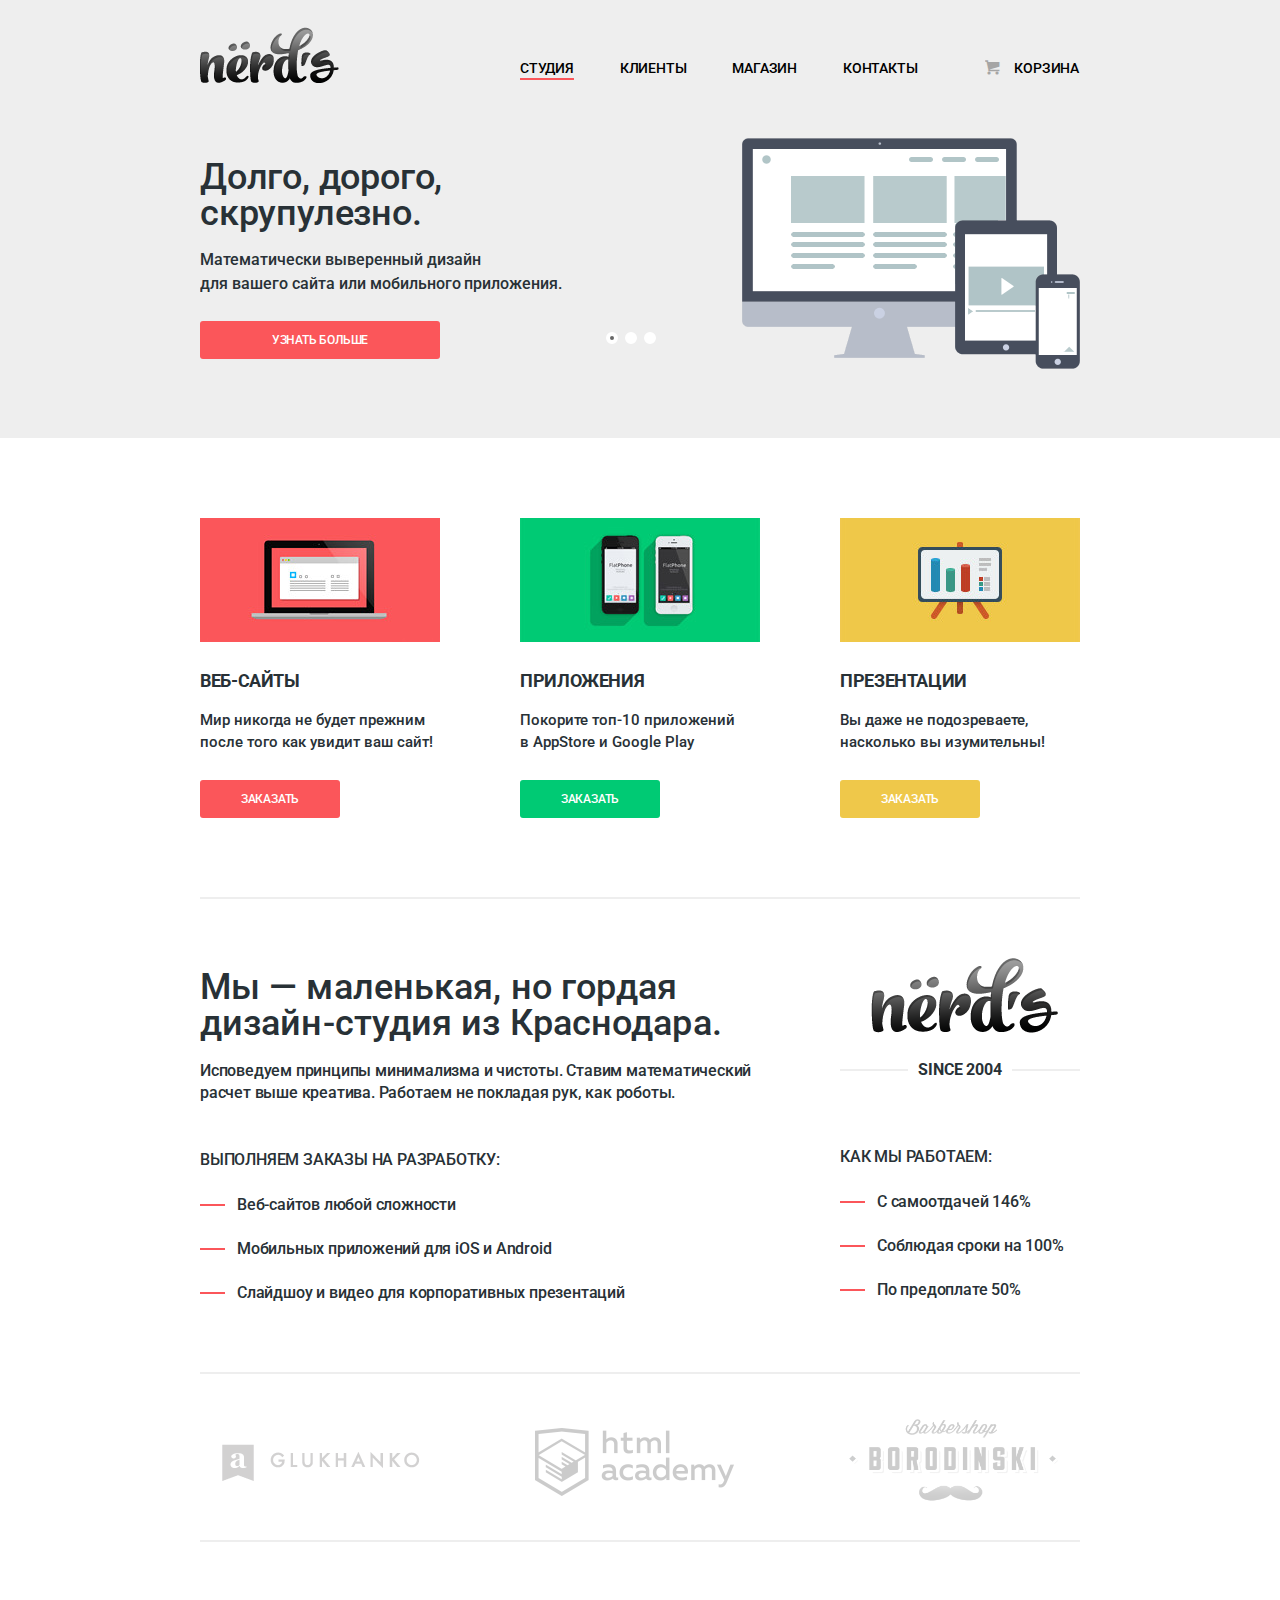
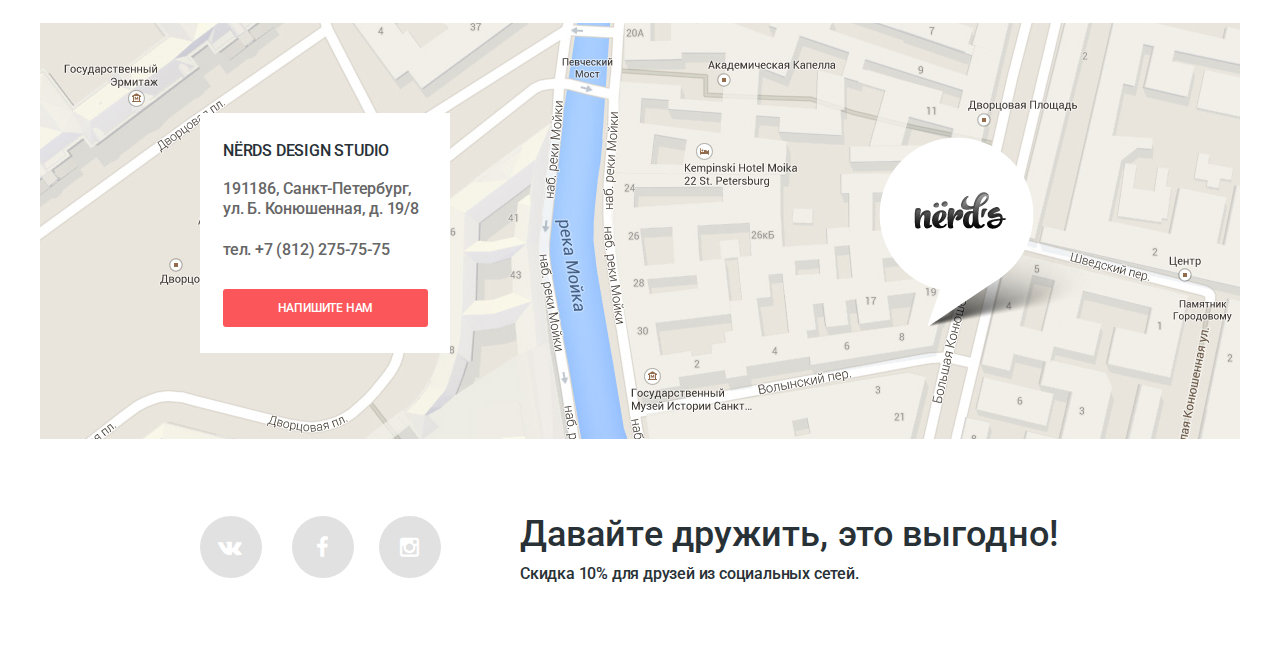
<file: index.html>
<!DOCTYPE html>
<html lang="ru">
<head>
	<meta charset="UTF-8">
	<title>Nёrds - главная</title>
	<link href="https://fonts.googleapis.com/css?family=Roboto:300,400,500,700,300&amp;subset=cyrillic" rel="stylesheet type="text/css">
	<link rel="stylesheet" href="css/symbols-nerds.css">
	<link rel="stylesheet" href="css/stylesheet.css">
	<link rel="stylesheet" href="css/normalize.css">
	<link rel="shortcut icon" href="favicon.ico" type="image/vnd.microsoft.icon">
</head>

<body>
<!-- HEADER -->
	<header class="page-header">
		<div class="header-container clearfix">
			<a href="index.html" class="index-logo">Nёrds</a>
			<nav class="site-navigation">
				<ul class="main-menu">
					<li class="active"><span>студия</span>
					</li>
					<li><a href="#">клиенты</a></li>
					<li><a href="catalog.html">магазин</a></li>
					<li><a href="#">контакты</a></li>
					<li><a href="#" class="icon-basket">корзина</a></li>
				</ul>
			</nav>
		</div>
<!-- MAIN -->
	
<!-- SLIDER -->
<section class="slider-container">
	<!-- <div class="slider-switcher"> -->
		<input type="radio" id="switch-1" name="switch" checked>
		<input type="radio" id="switch-2" name="switch">
		<input type="radio" id="switch-3" name="switch">
		<div class="slider-controls">
			<label for="switch-1"></label>
			<label for="switch-2"></label>
			<label for="switch-3"></label>	
		</div>		
	<section class="slider-inner">
		<div class="slider-slides">
<!-- SLIDE-1 -->
			<div class="slider-slide-1">
			<aside class="slider-left-column">
					<h2>Долго, дорого, скрупулезно.</h2>
					<p>Математически выверенный дизайн <br>для вашего сайта или мобильного приложения.</p>
					<a href="#" class="btn btn-more">узнать больше</a>
				</aside>
				
					<figure class="slider-sl1">
						<img src="img/slider01.png" width="339" height="319" alt="Долго, дорого, скрупулезно">
					</figure>
				
			</div>	
			<!-- SLIDE-2 -->
			<div class="slider-slide-2">
				<aside class="slider-left-column">
					<h2>Любите ли вы математику, как любим ее мы?</h2>
					<p>Нашим дизайнерам мы удаляем нейроны, ответственные за креатив, чтобы дать им возможность все просчитать</p>
					<a href="#" class="btn btn-more">узнать больше</a>
				</aside>
				<section class="viewport">
					<figure class="slider-sl2">
						<img src="img/slider02.png" width="339" height="319" alt="Долго, дорого, скрупулезно">
					</figure>
				</section>
			</div>
			<!-- SLIDE-3 -->
			<div class="slider-slide-3">
				<aside class="slider-left-column">
					<h2>Только наркотики, только хардкор!</h2>
					<p>Все дизайнерские решения в нашей компании принимаются только под воздействием качественных галлюциногенов</p>
					<a href="#" class="btn btn-more">узнать больше</a>
				</aside>
				<section class="viewport">
					<figure class="slider-sl3">
						<img src="img/slider03.png" width="339" height="319" alt="Долго, дорого, скрупулезно">
					</figure>
				</section>
			</div>
		</div>
	</section>
</section>
</header>	
		<!-- SERVICES -->
	<main class="main-container clearfix">	
		<section class="services">
			<div class="offers sites">
				<img src="img/sites.jpg" width="240" height="124" alt="Веб-сайты">
				<h3>веб-сайты</h3>
				<p>Мир никогда не будет прежним после того как увидит ваш сайт!</p>
				<a class="btn btn-red" href="#">заказать</a>
			</div>
			<div class="offers apps">
				<img src="img/apps.jpg" width="240" height="124" alt="приложения">
				<h3>приложения</h3>
				<p>Покорите топ-10 приложений</br> в AppStore и Google Play</p>
				<a class="btn btn-green" href="#">заказать</a>
			</div>
			<div class="offers presents">
				<img src="img/presents.jpg" width="240" height="124" alt="презентации">
				<h3>презентации</h3>
				<p>Вы даже не подозреваете, насколько вы изумительны!</p>
				<a class="btn btn-yellow" href="#">заказать</a>
			</div>
		</section>
		<section class="promo clearfix">
			<div class="promo-left">
				<h2>Мы — маленькая, но гордая дизайн-студия из Краснодара.</h2>
				<p>Исповедуем принципы минимализма и чистоты. Ставим математический расчет выше креатива. Работаем не покладая рук, как роботы.</p>
				<span class="title">Выполняем заказы на разработку:</span>
				<ul class="promo-list">
					<li>Веб-сайтов любой сложности</li>
					<li>Мобильных приложений для iOS и Android</li>
					<li>Слайдшоу и видео для корпоративных презентаций</li>
				</ul>
			</div>
			<div class="promo-right">
				<div class="main-logo"></div>
				<div class="since">
					<b>since 2004</b>
				</div>
				<span class="title">КАК Мы работаем:</span>
				<ul class="promo-list">
					<li>С самоотдачей 146%</li>
					<li>Соблюдая сроки на 100%</li>
					<li>По предоплате 50%</li>
				</ul>
			</div>
		</section>
		<section class="partners">
			<a href="#"><img src="img/glukhanko.png" width="198" height="37" alt="glukhanko"></a>
			<a href="#"><img src="img/htmlacademy.png" width="199" height="68" alt="html academy"></a>
			<a href="#"><img src="img/borodinski.png" width="209" height="86" alt="borodinski"></a>
		</section>
	</main>	
		<section class="google-map">
			<div class="contact-us">
				<h2>NЁRDS DESIGN STUDIO</h2>
				<p class="address">191186, Санкт-Петербург, ул. Б. Конюшенная, д. 19/8</p>
				<span class="phone">тел. +7 (812) 275-75-75</span>
				<a href="#" class="btn btn-contact">напишите нам</a>
			</div>
			<div class="map-marker"></div>
		</section>

		<!-- FOOTER -->
	<footer class="site-footer">
		<div class="footer-container clearfix">
			<div class="social">
				<a class="icon-vk" href="#"></a>
				<a class="icon-facebook" href="#"></a>
				<a class="icon-instagramm" href="#"></a>
			</div>
			<div class="footer-slogan">
				<h2>Давайте дружить, это выгодно!</h2>
				<span class="discount">Скидка 10% для друзей из социальных сетей.</span>
			</div>
		</div>
	</footer>
		<!-- MODAL FORM -->
	<div class="modal-content-form">
		<button class="modal-content-close" type="button" title="Закрыть">Закрыть</button>
		<form class="contact-form"action="#" method="post">
			<div class="user-data">
				<div class="feedback-name">
					<label for="name-id">Ваше имя</label>	
					<input type="text" name="form-name" id="name-id" placeholder="представьтесь, пожалуйста" required="">
				</div>
				<div class="feedback-email">
					<label for="email-id">Ваш e-mail</label>	
					<input type="email" name="form-email" id="email-id" placeholder="для отправки ответа" required="">
				</div>
			</div>
			<div class="feedback-textarea">
				<label for="textarea">Текст письма</label>	
				<textarea name="text" id="textarea" rows="7">в свободной форме</textarea>
			</div>
			<button class="btn-submit" type="submit">отправить</button>
		</form>
	</div>
	<script>document.write('<script src="http://' + (location.host || 'localhost').split(':')[0] + ':35729/livereload.js?snipver=1"></' + 'script>')</script>
	<script src="js/modal.js"></script>
</body>
</html>
</file>
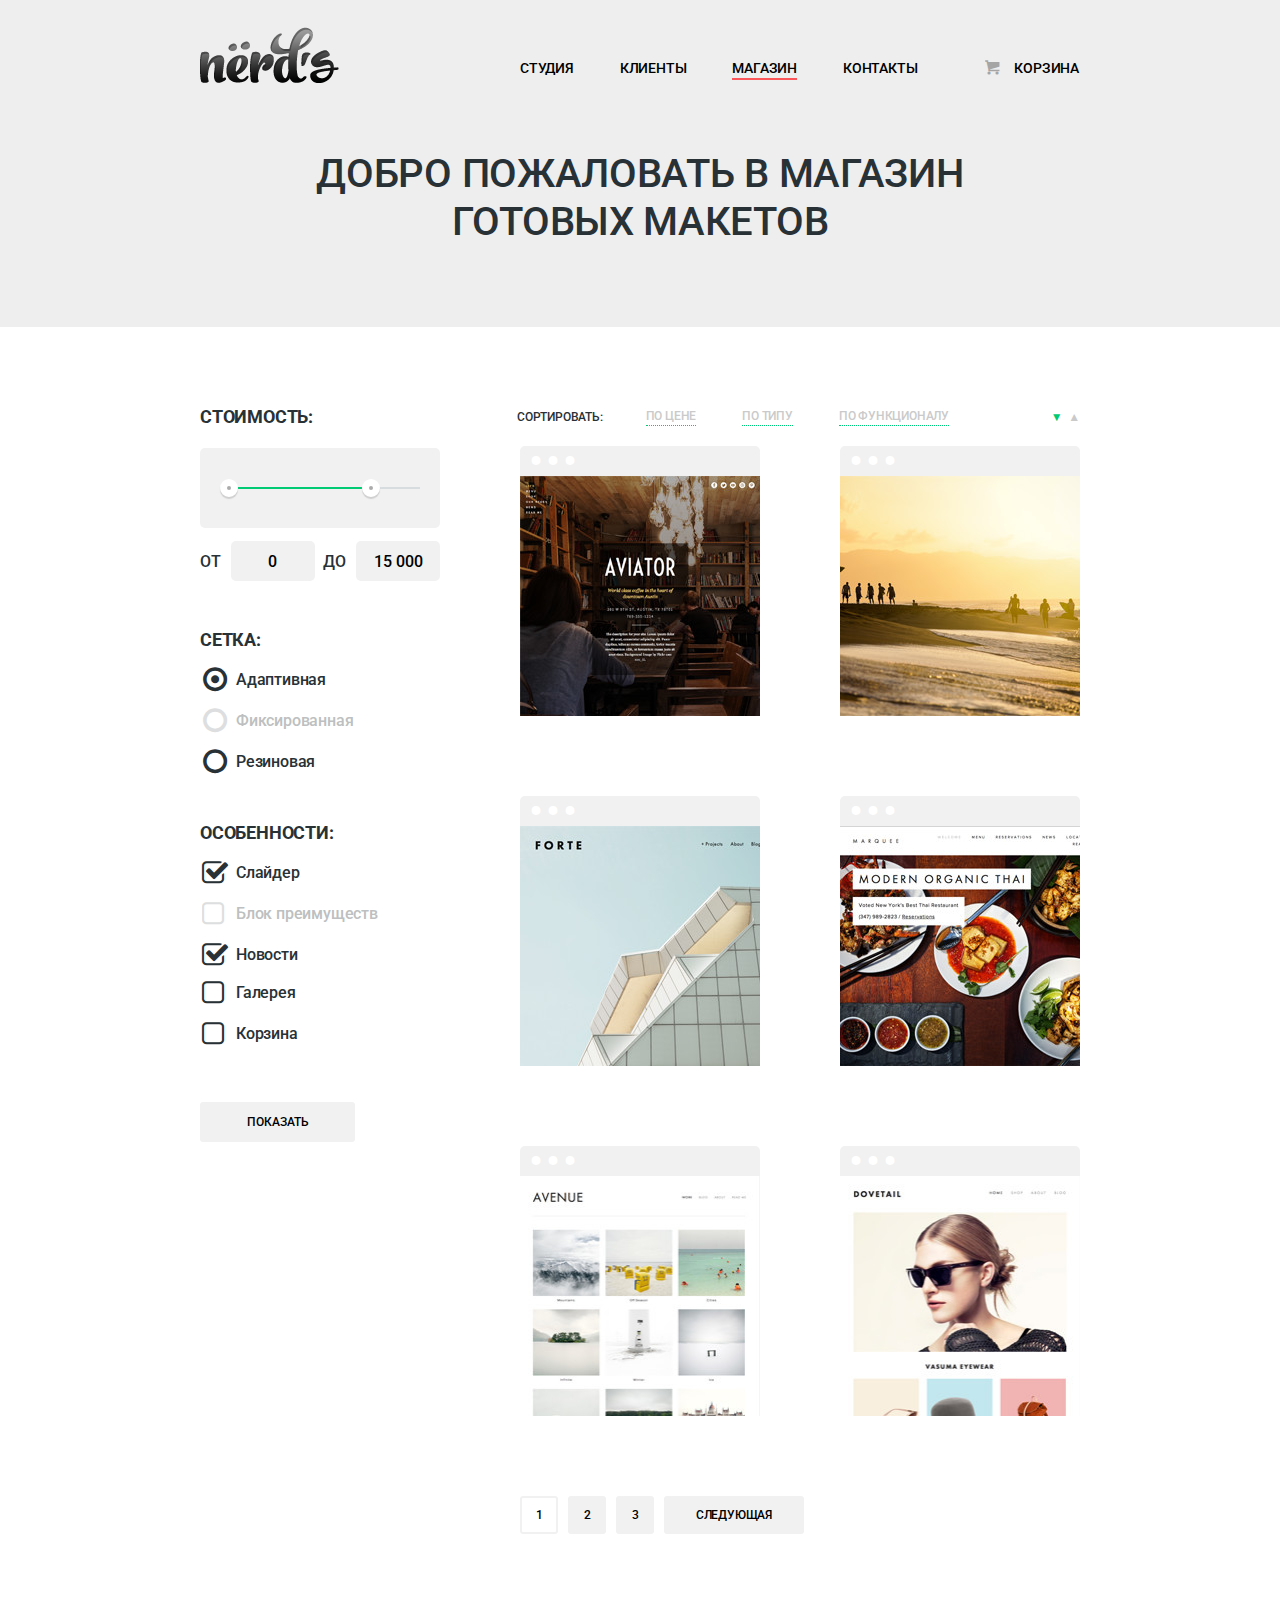
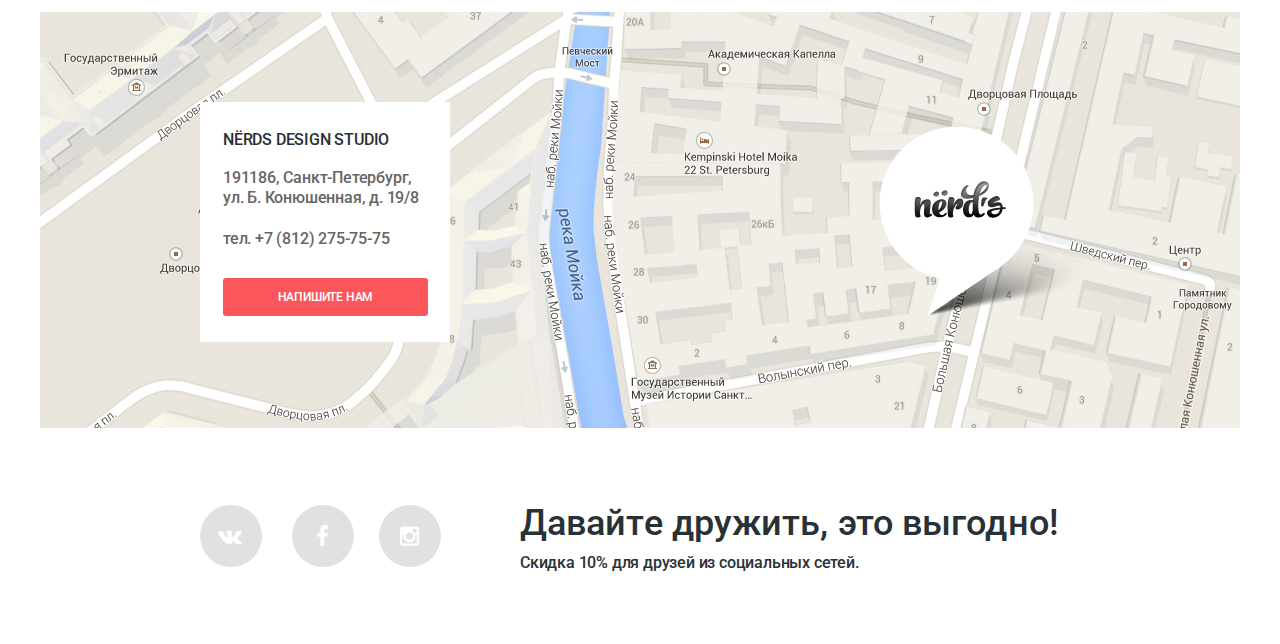
<file: catalog.html>
<!DOCTYPE html>
<html lang="ru">
<head>
	<meta charset="UTF-8">
	<title>Nёrds - каталог</title>
	<link href="https://fonts.googleapis.com/css?family=Roboto:300,400,500,700,300&amp;subset=cyrillic" rel="stylesheet type="text/css">
	<link rel="stylesheet" href="css/symbols-nerds.css">
	<link rel="stylesheet" href="css/stylesheet.css">
	<link rel="stylesheet" href="css/normalize.css">
	<link rel="shortcut icon" href="favicon.ico" type="image/vnd.microsoft.icon">
</head>

<body>
<!-- HEADER -->
	<header class="catalog-header">
		<div class="catalog-header-container clearfix">
			<a href="index.html" class="index-logo">Nёrds</a>
			<nav class="site-navigation">
				<ul class="main-menu">
					<li><a href="index.html">студия</a></li>
					<li><a href="#">клиенты</a></li>
					<li class="active"><span>магазин</span></li>
					<li><a href="#">контакты</a></li>
					<li><a href="#" class="icon-basket">корзина</a></li>
				</ul>
			</nav>
			<h1 class="welcome">добро пожаловать в магазин готовых макетов</h1>
		</div>
	</header>	
		<!-- MAIN -->
	<div class="catalog-container">	
		<main class="shop-gallery clearfix">
			<aside class="options">
				<form action="#" method="post">
					<div class="price-diap">
						<h3 class="form-title">стоимость:</h3>
						<div class="price-scale-block">
								<div class="full-scale">
									<span class="scale-range"></span>
								</div>
						</div>
						<div class="price-windows-flex">
							<label class="from">от<input class="min-price" type="text" value="0"></label>
							<label class="to">до<input class="max-price" type="text" value="15 000"></label>
						</div>
					</div>
					<fieldset class="checkers radio">	
						<h3 class="form-title">сетка:</h3>
						<label class="checkers-label">
							<input type="radio" name="layout" value="adaptive" checked>
							<span class="icon-circle"></span>Адаптивная
						</label>
						<label class="checkers-label disabled">
							<input type="radio" name="layout" value="fixed" disabled>
							<span class="icon-circle"></span>Фиксированная
						</label>
						<label class="checkers-label">
							<input type="radio" name="layout" value="rubber">
							<span class="icon-circle"></span>Резиновая
						</label>
					</fieldset>

					<fieldset class="checkers checkbox">
						<h3 class="form-title">особенности:</h3>
						<label class="checkers-label">
							<input type="checkbox" name="slider" checked>
							<span class="icon-check-off"></span>Слайдер
						</label>
						<label class="checkers-label disabled">
							<input type="checkbox" name="advantages" disabled>
							<span class="icon-check-off"></span>Блок преимуществ
						</label>
						<label class="checkers-label">
							<input type="checkbox" name="news" checked>
							<span class="icon-check-off"></span>Новости
						</label>
						<label class="checkers-label">
							<input type="checkbox" name="gallery">
							<span class="icon-check-off"></span>Галерея
						</label>
						<label class="checkers-label">
							<input type="checkbox" name="recycler">
							<span class="icon-check-off"></span>Корзина
						</label>
					</fieldset>
					<button type="submit" class="btn-show">ПОКАЗАТЬ</button>
				</form>
			</aside>
			<!-- GALLERY -->
			<section class="template-gallery">
				<div class="catalog-sorting flex">
					<span class="flex-title">сортировать:</span>
					<a class="flex-option option-1" href="#">по цене</a>
					<a class="flex-option option-2" href="#">по типу</a>
					<a class="flex-option option-3" href="#">по функционалу</a>
					<span class="navigation-arrows">
						<a href="#" class="iconic arrow-down active"></a>
						<a href="#" class="iconic arrow-up"></a>
					</span>
				</div>
				<a class="catalog-item" href="#">
					<img src="img/aviator.jpg" width="240" height="240" alt="Aviator">
					<div class="catalog-item-mask">
						<div class="catalog-item-window">
							<h3>aviator</h3>
							<p>Одностраничный макет с авторским дизайном</p>
							<button class="btn btn-price">8000 р.</button>
						</div>
					</div>	
				</a>
				<a class="catalog-item" href="#">
					<img src="img/sunset.jpg" width="240" height="240" alt="Sunset">
					<div class="catalog-item-mask">
						<div class="catalog-item-window">
							<h3>sunset</h3>
							<p>Интернет-магазин<br>с личным кабинетом</p>
							<button class="btn btn-price">10000 р.</button>
						</div>
					</div>
				</a>
				<a class="catalog-item" href="#">
					<img src="img/forte.jpg" width="240" height="240" alt="Forte">
					<div class="catalog-item-mask">
						<div class="catalog-item-window">
							<h3>forte</h3>
							<p>Отличный макет<br>для личного блога</p>
							<button class="btn btn-price">5000 р.</button>
						</div>
					</div>	
				</a>
				<a class="catalog-item" href="#">
					<img src="img/food.jpg" width="240" height="240" alt="Modern organic thai">
					<div class="catalog-item-mask">
						<div class="catalog-item-window">
							<h3>modern organic thai</h3>
							<p>Сайт для ресторана быстрого питания</p>
							<button class="btn btn-price">12000 р.</button>
						</div>
					</div>
				</a>
				<a class="catalog-item" href="#">
					<img src="img/avenue.jpg" width="240" height="240" alt="Avenue">
					<div class="catalog-item-mask">
						<div class="catalog-item-window">
							<h3>avenue</h3>
							<p>Макет для блога<br>о путешествиях</p>
							<button class="btn btn-price">8000 р.</button>
						</div>
					</div>
				</a>
				<a class="catalog-item" href="#">
					<img src="img/dovetail.jpg" width="240" height="240" alt="Dovetail">
					<div class="catalog-item-mask">
						<div class="catalog-item-window">
							<h3>dovetail</h3>
							<p>Интернет-магазин<br>с галереей товаров</p>
							<button class="btn btn-price">14000 р.</button>
						</div>
					</div>	
				</a>
				<div class="catalog-paginator flex">
					<span class="flex-page sheet1">1</span>
					<a class="flex-page sheet-2" href="#">2</a>
					<a class="flex-page sheet-3" href="#">3</a>
					<a href="#" class="paginator btn-next">следующая</a>
				</div>
			</section>
		</main>
	</div>
		<section class="google-map">
			<div class="contact-us">
				<h2>NЁRDS DESIGN STUDIO</h2>
				<p class="address">191186, Санкт-Петербург, ул. Б. Конюшенная, д. 19/8</p>
				<span class="phone">тел. +7 (812) 275-75-75</span>
				<a href="#" class="btn btn-contact">напишите нам</a>
			</div>
			<div class="map-marker"></div>
		</section>
	<footer class="site-footer">
		<div class="footer-container clearfix">
			<div class="social">
				<a class="icon-vk" href="#"></a>
				<a class="icon-facebook" href="#"></a>
				<a class="icon-instagramm" href="#"></a>
			</div>
			<div class="footer-slogan">
				<h2>Давайте дружить, это выгодно!</h2>
				<span class="discount">Скидка 10% для друзей из социальных сетей.</span>
			</div>
		</div>
	</footer>
<!-- MODAL FORM -->
	<div class="modal-content-form">
		<button class="modal-content-close" type="button" title="Закрыть">Закрыть</button>
		<form class="contact-form" action="#" method="post">
			<div class="user-data">
				<div class="feedback-name">
					<label for="name-id">Ваше имя</label>	
					<input type="text" name="form-name" id="name-id" placeholder="представьтесь, пожалуйста" required="">
				</div>
				<div class="feedback-email">
					<label for="email-id">Ваш e-mail</label>	
					<input type="email" name="form-email" id="email-id" placeholder="для отправки ответа" required="">
				</div>
			</div>
			<div class="feedback-textarea">
				<label for="textarea">Текст письма</label>	
				<textarea name="text" id="textarea" rows="7">в свободной форме</textarea>
			</div>
			<button class="btn-submit" type="submit">отправить</button>
		</form>
	</div>
	<script>document.write('<script src="http://' + (location.host || 'localhost').split(':')[0] + ':35729/livereload.js?snipver=1"></' + 'script>')</script>
	<script src="js/modal.js"></script>
</body>
</html>
</file>
<file: css/symbols-nerds.css>
@font-face {
  font-weight: normal;
  font-style: normal;

  font-family: "symbols-nerds";
  src: url("../fonts/symbols-nerds.woff") format("woff"),
       url("../fonts/symbols-nerds.woff2") format("woff2");
}

[class^="icon-"]::before,
[class*=" icon-"]::before {
  display: inline-block;
  width: 1em;
  font-weight: normal;
  line-height: 1em;
  font-family: "symbols-nerds";
  text-align: center;
  text-transform: none;
  text-decoration: inherit;
  font-style: normal;
  font-variant: normal;
  speak: none;
}

.icon-basket::before { content: "\62"; } /* "b" */
.icon-facebook::before { content: "\66"; } /* "f" */
.icon-twitter::before { content: "\74"; } /* "t" */
.icon-vk::before { content: "\76"; } /* "v" */
.icon-up-dir::before { content: "\25b2"; } /* "▲" */
.icon-down-dir::before { content: "\25bc"; } /* "▼" */
.icon-circle::before { content: "\25cb"; } /* "○" */
.icon-circle-dot::before { content: "\25cf"; } /* "●" */
.icon-check-off::before { content: "\2610"; } /* "☐" */
.icon-check-on::before { content: "\2611"; } /* "☑" */
.icon-instagramm::before { content: "📷"; } /* "\1f4f7" */
</file>
<file: css/stylesheet.css>
<<<<<<< HEAD
 @font-face {
  font-family: 'Roboto';
  font-style: normal;
  font-weight: 300;
  src: local('Roboto Light'), local('Roboto-Light'), url(http://fonts.gstatic.com/s/roboto/v16/Fl4y0QdOxyyTHEGMXX8kcRJtnKITppOI_IvcXXDNrsc.woff2) format('woff2');
  unicode-range: U+0400-045F, U+0490-0491, U+04B0-04B1, U+2116;
}

 /*-------Iconic Fonts-----------*/
 @font-face {
	font-family: 'symbols-nerds';
	src: url('../fonts/symbols-nerds.eot?27841936');
	src: url('../fonts/symbols-nerds.eot?27841936#iefix') format('embedded-opentype'),
			 url('../fonts/symbols-nerds.woff?27841936') format('woff'),
			 url('../fonts/symbols-nerds.ttf?27841936') format('truetype'),
			 url('../fonts/symbols-nerds.svg?27841936#symbols-nerds') format('svg');
	font-weight: normal;
	font-style: normal;
}

/*--------More Iconic-----------*/
[class^="icon-"]:before, [class*="icon-"]:before {
	font-family: "symbols-nerds";
	font-size: 28px;
	font-style: normal;
	font-weight: normal;
	display: inline-block;
	text-decoration: inherit;
	width: 1em;
	text-align: center;
	/* opacity: .8; */

	/* For safety - reset parent styles, that can break glyph codes*/
	font-variant: normal;
	text-transform: none;

	/* fix buttons height, for twitter bootstrap */
	line-height: 1em;

	/* you can be more comfortable with increased icons size */
	/* font-size: 120%; */

	/* Uncomment for 3D effect */
	/* text-shadow: 1px 1px 1px rgba(127, 127, 127, 0.3); */
}
 
/*.icon-facebook:before { content: '\66'; }*/ /* 'f' */
.icon-twitter:before { content: '\74'; } /* 't' */
/*.icon-vk:before { content: '\76'; }*/ /* 'v' */
/*.icon-up-dir:before { content: '\25b2'; } /* '▲' */
/*.icon-down-dir:before { content: '\25bc'; } /* '▼' */
/*.icon-circle:before { content: '\25cb'; } /* '○' */
/*.icon-circle-dot:before { content: '\25cf'; }*/ /* '●' */
.icon-check-off:before { content: '\2610'; } /* '☐' */
.icon-check-on:before { content: '\2611'; } /* '☑' */
/*.icon-instagramm:before { content: '📷'; }*/ /* '\1f4f7' */

/*-----------Common Styles---------------*/
 body {
	min-width: 1200px;
	font-family: "Roboto", "Arial", sans-serif;
	font-weight: 500;
	font-size: 16px;
	letter-spacing: -0.2px;
	line-height: 22px;
	color: #283136;
	background: #fff;
}

ul {
	-webkit-padding-start: 0;
	margin: 0;
	padding: 0;
	font-size: 0;	
	list-style: none;
}

h2 {
	margin: 0;
	margin-bottom: 8px;
	font-size: 36px;
	font-weight: 500;
	line-height: 36px;
}


h3,
figure {
	margin: 0;
	padding: 0;
}

[class*="slider-"] p {
	margin-top: 17px;
	line-height: 24px;
	letter-spacing: -0.001em;
	margin-bottom: 25px;
}

fieldset {
	margin: 0;
	padding: 0;
	border: none;
}


				/*INDEX HEADER*/
.page-header {
	background: #eee;
	/*box-shadow: 0 0 0 1px green;
	background-color: rgba(203,251,1,0.2);*/
}

.header-container {
	padding-top: 27px;
	width: 880px;
	margin: 0 auto;
	/*box-shadow: 0 0 0 1px red;*/
}
				/*CATALOG HEADER*/

.catalog-header {
	background: #eee;
	/*box-shadow: 0 0 0 1px green;*/
}

.catalog-header-container {
	padding-top: 27px;
	width: 880px;
	min-height: 300px;
	margin: 0 auto;
	/*box-shadow: 0 0 0 1px red;
	background-color: rgba(203,251,1,0.2);*/
}

h1.welcome {
	margin: 59px auto;
	width: 655px;
	font-size: 40px;
	font-weight: 500;
	line-height: 48px;
	letter-spacing: -0.3px;
	text-align: center;
	text-transform: uppercase;
}

.index-logo {
	display: inline-block;
	width: 140px;
	height: 58px;
	background: url(../img/index-logo.png) no-repeat;
	text-indent: 100%;
	white-space: nowrap;
	overflow: hidden;
	/*box-shadow: 0 0 0 1px #ff6fb0;
	background-color: rgba(150,225,209,0.2);*/
}

.clearfix:after {
	display: table;
	content: "";
	clear: both;
}

.site-navigation {
	float: right;
	margin-top: 26px;
	/*box-shadow: 0 0 0 1px #cbfb00;
	background-color: rgba(125,255,234,0.2);*/
}

.site-navigation ul li {
	display: inline-block;
	vertical-align: top;
	font-size: 14px;
	line-height: 30px;
}

ul.main-menu a {
	text-decoration: none;
	text-transform: uppercase;
	margin-left: 46px;
	font-family: "Roboto", "Arial", sans-serif;
	font-weight: 500;
	font-size: 14px;
	color: #000;
	line-height: 30px;
	text-align: center;
}

.active span {
	position: relative;
	text-transform: uppercase;
	margin-left: 46px;
	font-family: "Roboto", "Arial", sans-serif;
	font-weight: 500;
	font-size: 14px;
	color: #000;
	line-height: 30px;
}

.active span::before {
	position: absolute;
	content: "";
	bottom: -4px;
	width: 100%;
	height: 2px;
	background: #fb565a;
}

a.icon-basket:before {
	content: '\62';
	padding-right: 14px;
	font-size: 16px;
	opacity: 0.3;
	vertical-align: baseline;
} /* 'b' */

.main-menu li:last-child a {
	margin-left: 67px;
	margin-right: 1px;
}

.main-menu li a:hover {
	color: #fb565a;
}

.main-menu li a:active {
	color: #ababab;
}


/*SLIDER*/
.slider-container {
	width: 880px;
	position: relative;
	padding-top: 28px;
	margin: 0 auto;
	background: #eee;
}

.slider-inner {
	overflow: hidden;
	min-height: 295px;
}

.slider-slides {
	width: 300%;
}

.slider-slide-1,
.slider-slide-2,
.slider-slide-3 {
	float: left;
	width: 880px;
}

.slider-left-column {
	float: left;
	width: 470px;
	padding-top: 40px;
	/*box-shadow: 0 0 0 1px #965fff;
	background-color: rgba(255,191,255,0.2);*/
}

figure {
	float: right;
	width: 339px;
	height: 319px;
	vertical-align: top;
}

a.btn-more {
	width: 240px;
}

input[type="radio"] {
	display: none;
}

.slider-controls {
	position: absolute;
	bottom: 88px;
	left: 406px;
	text-align: center;
	z-index: 2;
}

.slider-controls label {
	display: inline-block;
    width: 4px;
    height: 4px;
    margin-right: 3px;
    cursor: pointer;
    border: 4px solid white;
    border-radius: 50%;
    /*background: #c1c1c1;*/
    /*box-shadow: 0 0 2px 0 rgba(0, 0, 0, 0.8);*/
}

#switch-1:checked ~ .slider-controls label[for="switch-1"] { 
    background: #666666;
}

#switch-1:checked ~ .slider-controls label[for="switch-2"] { 
    background: white;
}

#switch-1:checked ~ .slider-controls label[for="switch-3"] { 
    background: white;
}

#switch-2:checked ~ .slider-controls label[for="switch-1"] { 
    background: white;
}

#switch-2:checked ~ .slider-controls label[for="switch-2"] { 
    background: #666666;
}

#switch-2:checked ~ .slider-controls label[for="switch-3"] { 
    background: white;
}

#switch-3:checked ~ .slider-controls label[for="switch-1"] { 
    background: white;
}

#switch-3:checked ~ .slider-controls label[for="switch-2"] { 
    background: white;
}

#switch-3:checked ~ .slider-controls label[for="switch-3"] { 
    background: #666666;
}

/*SLIDER MOVEMENT*/

#switch-1:checked ~ .slider-inner .slider-slides {
	transform: translate(0);
}

#switch-2:checked ~ .slider-inner .slider-slides {
	transform: translate(-880px);
}

#switch-3:checked ~ .slider-inner .slider-slides {
	transform: translate(-1760px);
}

				/*INDEX CONTAINER*/
.main-container {
	width: 880px;
	margin: 0 auto;
	padding: 0 10px;
	/*box-shadow: 0 0 0 1px red;
	/*background-color: rgba(125,255,234,0.2);*/
}

.services {
	min-height: 379px;
	padding-top: 80px;
	border-bottom: 2px solid #eee;
	/*box-shadow: 0 0 0 1px #965fff;
	background-color: rgba(255,191,255,0.2);*/
}

.services .offers {
	float: left;
	width: 240px;
	margin-right: 80px;
	/*box-shadow: 0 0 0 1px #5dc304;
	background-color: rgba(0,212,255,0.2);*/
}

.services .offers:last-child {
	margin-right: 0;
}


.offers h3 {
	margin-top: 18px;
	font-size: 18px;
	line-height: 30px;
	letter-spacing: -0.02em;
	text-transform: uppercase;
}

.offers p {
	font-size: 0.94em;
	font-weight: 500;
	letter-spacing: 0.01px;
	color: #283136;
	margin-top: 13px;
	margin-bottom: 27px;
}

[class*="btn-"] {
	width: 140px;
	display: inline-block;
	color: #fff;
	background: #fb565a;
	border-radius: 3px;
	cursor: pointer;
	text-decoration: none;
	text-transform: uppercase;
	font-weight: 500;
	font-size: 12px;
	font-family: "Roboto", "Arial", sans-serif;
	line-height: 38px;
	vertical-align: top;
	text-align: center;
	border: none;
	outline: none;
}

[class*="btn-"]:hover {
	background-color: #d6494d;
}

[class*="btn-"]:active,
[class*="sheet-"]:active {
	box-shadow: inset 0 3px 0 0 rgba(93, 93, 93, 0.3);
}

.btn-green {
	background: #00ca74;
}

.btn-green:hover {
	background-color: #01a25e;
}

.btn-yellow {
	background: #efc84a;
}

.btn-yellow:hover {
	background-color: #d6ae2c;
}

.promo {
	min-height: 403px;
	padding-top: 70px;
	border-bottom: 2px solid #eee;
	/*box-shadow: 0 0 0 1px #7455ad;
	background-color: rgba(255,227,0,0.2);*/
}

.promo h2 {
	font-size: 36px;
	font-weight: 500;
	line-height: 36px;
	margin-bottom: 19px;
	letter-spacing: 0.1px;
}

.promo-left {
	float: left;
	width: 573px;
	/*box-shadow: 0 0 0 1px #00ffff;
	background-color: rgba(214,193,255,0.2);*/
}

.promo .title {
	display: inline-block;
	margin-top: 29px;
	margin-bottom: 12px;
	text-transform: uppercase;
}

.promo-list li {
	position: relative;
	padding-left: 37px;
	font-size: 16px;
	line-height: 44px;
}

.promo-list li::before {
	position: absolute;
	content: "";
	width: 25px;
	height: 2px;
	top: 21px;
	left: 0;
	background: #fb565a;
}

.promo-right {
	float: right;
	width: 240px;
}

.main-logo {
	margin-left: 31px;
	margin-top: -11px;
	/*margin: 0 auto;*/
	width: 188px;
	height: 77px;
	background: url(../img/main-logo.png) no-repeat;
}

.since {
	position: relative;
	margin-top: 24px;
	margin-bottom: 34px;
	text-align: center;
}

.since::after {
	position: relative;
	top: -12px;
	left: 0;
	display: block;
	content: '';
	width: 100%;
	height: 2px;
	background: #eee;
	z-index: 1;
}

.since b {
	display: inline;
	position: relative;
	margin: 0;
	padding: 0 10px;
	font-size: 16px;
	line-height: 16px;
	background: #fff;
	text-transform: uppercase;
	z-index: 2;
}

.partners {
	font-size: 0;
	padding-top: 45px;
	margin-bottom: 81px;
	min-height: 121px;
	border-bottom: 2px solid #eee;
	text-align: center;
}

.partners a {
	display: inline-block;
	vertical-align: middle;
	margin-right: 115px;
	opacity: 0.2;
}

.partners a:last-child {
	margin-right: 0;
}

.partners a:hover {
	opacity: 1;
}

/*CATALOG FORM*/
/*SCALE*/

.price-scale-block {
	margin-top: 22px;
	margin-bottom: 14px;
	display: block;
	position: relative;
	min-height: 2px;
	padding: 39px 20px;
	background-color: #f1f1f1;
	border-radius: 5px;
}

.full-scale {
	position: absolute;
	width: 200px;
	height: 2px;
	background-color: #d7dcde;
}

.scale-range {
	position: absolute;
	padding: 0 20px;
	width: 120px;
	height: 2px;
	background-color: #00ca74;
}

.scale-range::before {
	position: absolute;
	content: "";
	width: 4px;
	height: 4px;
	left: 0;
	top: -8px;
	cursor: pointer;
	border-radius: 50%;
	border: 7px solid #fff;
	box-shadow: 0 2px 1px 0px #cfcfcf;
	background-color: #ababab;
}

.scale-range::after {
	position: absolute;
	content: "";
	width: 4px;
	height: 4px;
	left: 142px;
	top: -8px;
	cursor: pointer;
	border-radius: 50%;
	border: 7px solid #fff;
	box-shadow: 0 2px 1px 0px #cfcfcf;
	background-color: #ababab;
}

/*FROM-TO INPUTS*/
.price-windows-flex {
	/*margin-bottom: 50px;*/
	width: 240px;
	display: flex;
	height: 38px;
	align-items: center;
	text-transform: uppercase;
}

input[class*="-price"] {
	display: inline-block;
	margin-left: 10px;
	width: 80px;
	height: 38px;
	font: inherit;
	text-align: center;
	border: none;
	border-radius: 5px;
	background-color: #f1f1f1;
}

.price-windows-flex label {
	cursor: text;
}

label.to {
	margin-left: auto;
}

/*RADIO & CHECKBOXES*/
fieldset.checkers {
	display: flex;
	flex-direction: column;
	margin: 50px 0 0 0;
	padding: 0;
	border: none;
}

h3.form-title {
 	display: block;
 	margin: 1px 0 20px 0;
 	padding: 0;
 	font-size: 18px;
 	line-height: 18px;
 	text-transform: uppercase;
}

input[type="checkbox"],
input[type="radio"] {
 	display: none;
}

label[class*="checkers-"] {
	display: block;
	position: relative;
	padding-left: 36px;
 	padding-bottom: 19px;
}

.checkers.radio label[class*="checkers-"]:nth-child(4) {
	padding-bottom: 0;
}

.checkers.checkbox label[class*="checkers-"]:nth-child(4) {
	padding-bottom: 16px;
}

span.icon-circle:before { 
 	position: absolute;
 	content: '\25cb';
	left: 0.5px;
	top: -4px;
}	/* '○' */

input[type="radio"]:checked + span.icon-circle:before {
 	position: absolute;
 	content: '\25cf';
	left: 0.5px;
	top: -4px;
} 	/* '●' */

span.icon-check-off:before { 
 	position: absolute;
 	content: '\2610';
	left: -1px;
	top: -3px;
} 	/* '☐' */

input[type="checkbox"]:checked + span.icon-check-off:before {
 	position: absolute;
 	content: '\2611';
	left: 1px;
	top: -3px;
} 	/* '☑' */

label[class*="disabled"] {
	color: #bdbfc0;
}

label:not(.disabled):hover {
	color: #000;
}

label:not(.disabled):hover [class^="icon-check-"]::before,
label:not(.disabled):hover [class^="icon-circle"]::before {
	color: #797979;
}

input[type=radio]:disabled + .icon-circle,
input[type=checkbox]:disabled + .icon-check-off {
    opacity: .5;
}

button.btn-show {
	width: 155px;
	margin-top: 38px;
	color: #000;
	line-height: 38px;
	background-color: #f1f1f1;
}

button.btn-show:hover,
a.btn-next:hover,
a[class*="page-"]:hover,
a[class*="sheet-"]:hover {
	background-color: #e5e5e5;
}

button.btn-show:active,
a.btn-next:active,
a[class*="page-"]:active {
	background-color: #d5d5d5;
}

/*.icon-check-off:before { content: '\2610'; } /* '☐' */
/*.icon-check-on:before { content: '\2611'; } /* '☑' */


/*CATALOG MAIN*/
.catalog-container {
	width: 880px;
	margin: 0 auto;
	/*box-shadow: 0 0 0 1px red;*/
	/*background-color: rgba(125,255,234,0.2);*/
}

.shop-gallery {
	padding-top: 80px;
	/*box-shadow: 0 0 0 1px teal;
	background-color: rgba(249,255,149,0.2);*/
}

.options {
	float: left;
	width: 240px;
	margin-right: 80px;
	/*box-shadow: 0 0 0 1px tan;
	background-color: rgba(125,255,234,0.2);*/
}

.template-gallery {
	display: flex;
	flex-wrap: wrap;
	min-height: 1205px;
	justify-content: space-between;
	align-content: flex-start;
	font-size: 12px;
	/*box-shadow: 0 0 0 1px blue;
	background-color: rgba(165,218,28,0.2);*/
}

.catalog-sorting {
	display: flex;
	flex-basis: 100%;
	margin-bottom: 20px;
	align-items: center;
	font-size: 12px;
	line-height: 18px;
	text-transform: uppercase;
}

.flex-title {
	margin-left: -3px;
	margin-right: 43px;
}

[class*="flex-option"] {
	text-decoration: none;
	margin-right: 46px;
	border-bottom: 1px dotted #00ca74;
	color: #cacaca;
}

[class*="flex-option"]:hover {
	border-bottom: 1px solid #00ca74;
	color: #000;
}

[class*="flex-option"]:active {
	color: #6b6b6b;
	border: none;
}

.navigation-arrows {
	margin-right: 0;
	margin-left: auto;
	text-decoration: none;
}

[class*="arrow-"] {
	text-decoration: none;
	color: #cacaca;
}

.arrow-down.active {
	color: #00ca74;
	margin-right: 3px;
}

.arrow-down::before {
	content: '\25bc'; /* '▼' */
}

.arrow-up::before {
	content: '\25b2'; /* '▲' */
}

a.catalog-item {
	padding-top: 30px;
	position: relative;
	display: block;
	margin-bottom: 80px;
	flex-basis: 240px;
	height: 240px;
	font-family: "Roboto", "Arial", sans-serif;
	font-weight: 500;
	font-size: 14px;
	line-height: 18px;
	/*letter-spacing: 0.01em;*/
	text-align: center;
	color: #283136;
	text-decoration: none;
	/*box-shadow: 0 0 0 1px maroon;
	background-color: rgba(105,190,199,0.2);*/
}

.catalog-item h3 {
	font-size: 18px;
	font-weight: 500;
	color: #000;
	text-transform: uppercase;
}

.catalog-item p {
	margin-bottom: 30px;
}

.catalog-item:nth-child(5) p {
	margin-top: 6px;
	margin-bottom: 13px;
}

.catalog-item::before {
	position: absolute;
	content: "";
	width: 240px;
	height: 30px;
	background-color: #f1f1f1;
	top: 0;
	left: 0;
    border-top-left-radius: 5px;
    border-top-right-radius: 5px;
}

.catalog-item::after {
	position: absolute;
	content: "•••";
	color: #fff;
	font-size: 40px;
	letter-spacing: 0.07em;
	top: 7px;
	left: 9px;
}

.catalog-item:hover .catalog-item-mask {
	display: block;
	/*transition: transform 0.3s ease-in-out;
	transform: translateY(0px);*/
}

.catalog-item-mask {
	position: absolute;
	display: none;
	flex-basis: 240px;
	height: 240px;
	top: 0;
	left: 0;
	/*transform: translateY(240px);*/
}

.catalog-item-mask:before {
	position: absolute;
	content: "";
	width: 240px;
	height: 30px;
	background-color: #797979;
	top: 0;
	left: 0;
    border-top-left-radius: 5px;
    border-top-right-radius: 5px;
}

.catalog-item-mask::after {
	position: absolute;
	content: "•••";
	color: #fff;
	font-size: 40px;
	letter-spacing: 0.07em;
	top: 8px;
	left: 9px;
}

.catalog-item-window {
	display: block;
	position: absolute;
	padding: 36px 20px 30px 20px;
	width: 160px;
	height: 134px;
	background-color: #fff;
	top: 50px;
	left: 20px;
}

button.btn-price {
	font-size: 18px;
}

.catalog-paginator {
	display: flex;
	flex-basis: 100%;
	justify-content: flex-start;
	align-items: center;
	/*margin-bottom: auto;*/
}

.flex-page {
	margin-right: 10px;
	text-align: center;
	color: #000;
	font-weight: 500;
	font-size: 12px;
	line-height: 38px;
	display: inline-block;
	text-decoration: none;
	text-transform: uppercase;
	width: 38px;
	height: 38px;
	background-color: #f1f1f1;
	border-radius: 3px;
}

.flex-page:nth-child(1) {
	background-color: #fff;
	box-shadow: inset 0 0 0 2px #f1f1f1;
}

.paginator.btn-next {
	color: #000;
	line-height: 38px;
	background-color: #f1f1f1;
}
/*----------------------------------------*/

.google-map	{
	position: relative;
	height: 416px;
	width: 1200px;
	margin: 0 auto;
	background: url("../img/map.jpg") no-repeat -204px -151px #eee;
	z-index: 1;
}

.contact-us {
	position: relative;
	display: inline-block;
	left: 160px;
	top: 90px;
	padding: 25px 23px 26px 23px;
	background: #fff;
	width: 204px;
	min-height: 189px;
}

.contact-us h2 {
	font-size: 16px;
	font-weight: 500;
	line-height: 25px;
	margin-bottom: 13px;
}

.contact-us p {
	font-size: 16px;
	font-weight: 500;
	line-height: 20px;
	color: #666;
	margin-bottom: 20px;	
}

span.phone {
	display: inline-block;
	font-size: 16px;
	font-weight: 500;
	line-height: 20px;
	color: #666;
	margin-bottom: 29px;
}

.map-marker {
	display: inline-block;
	position: absolute;
	width: 231px;
	height: 190px;
	content: "";
	background-image: url("../img/map-marker.png");
	top: 114px;
	left: 839px;
	z-index: 2;
}

.btn.btn-contact {
	position: relative;
	width: 205px;
	/*padding: 13px 0;*/
	text-align: center;
	line-height: 38px;
}

.site-footer {
	min-height: 139px;
	background: #fff;
	padding-top: 77px;
}

.footer-container {
	width: 880px;
	margin: 0 auto;
	/*box-shadow: 0 0 0 1px red;
	background-color: rgba(125,255,234,0.2);*/
}

.social {
	float: left;
	width: 300px;
	margin-right: 20px;
}
.social a {
	position: relative;
	width: 62px;
	height: 62px;
	display: inline-block;
	margin-right: 26px;
	text-decoration: none;
	border-radius: 50%;
	color: #fff;
	background: #e1e1e1;
}

.social a:nth-child(2) {
	margin-right: 21px; 
}


.social a:hover {
	background-color: #fb565a;
}

.social a:active {
	background-color: #d6494d;
	box-shadow: inset 0 3px 0 0 rgba(93, 93, 93, 0.3);
}

.icon-vk:before {
	content: '\76';
	position: absolute;
	top: 20px;
	left: 18px;
	font-size: 1.4em;
} /* 'v' */

.icon-facebook:before { 
	content: '\66'; 
	position: absolute;
	top: 20px;
	left: 19px;
	font-size: 1.4em;
} /* 'f' */

.icon-instagramm:before { 
	content: '📷'; 
	position: absolute;
	top: 20px;
	left: 20px;
	font-size: 1.4em;
}

.footer-slogan {
	float: left;
}

.footer-slogan h2 {
	font-weight: 500;
	line-height: 36px;
	margin-bottom: 11px;
	letter-spacing: 0.1px;
}

/*MODAL-FORM*/
.modal-content-form {
	display: none;
	position: fixed;
	background: #fff;
	top: 50%;
	left: 50%;
	margin-left: -310px;
	margin-top: -200px;
	min-width: 460px;
	min-height: 313px;
	padding: 54px 90px 49px 80px;
	/*background-color: #d2f2ff;*/
	box-shadow: 0 20px 40px 0 rgba(0,1,1,.75);
	z-index: 3;
}

form.contact-form {
	display: flex;
	flex-direction: column;
	flex-wrap: wrap;
	align-content: flex-start;
 	min-width: 460px;
 	/*min-height: 100%;*/
 	/*background-color: #fbedc2;*/
}

div.user-data {
	display: flex;
	justify-content: space-between;
}

div[class*="feedback-"] {
	display: flex;
	flex-grow: 1;
	flex-direction: column;
}

div.feedback-name {
	margin-right: 20px;
}

div[class*="feedback-"] label {
	display: block;
	margin-bottom: 11px;
	line-height: 16px;
}

div.feedback-textarea {
	flex-grow: 0;
	margin-top: 23px;
}

div[class*="feedback"] input,
div[class*="feedback"] textarea {
	flex-grow: 1;
    padding: 9px 14px;
    border: 2px solid #d7dcde;
    border-radius: 4px;
    outline: 0;
}


input[name*="form-"] {
	min-width: 186px;
	line-height: 12px;
	font-family: "Roboto";
	text-transform: uppercase;
	font-size: 12px;
	font-weight: 500;
}

input::-webkit-input-placeholder {
	color:#000;}

input::-moz-placeholder {
	color:#000;
	opacity: 0.8;
}

input[name*="form-"]:hover,
textarea[name="text"]:hover {
	border-color: #a2a9ac;
}

input[name*="form-"]:focus,
textarea[name="text"]:focus {
	border-color: #56bffb;
	/*color: #000;*/
}

textarea[name="text"] {
	padding: 0;
	width: auto;
	font-family: "Roboto";
	text-transform: uppercase;
	font-size: 12px;
	font-weight: 500;
	/*color: #6a6a6a;*/
	resize: none;
	border: 2px solid #eee;
	border-radius: 4px;
}


button.btn-submit {
	padding: 0;
	margin-top: 48px;
	font-family: "Roboto";
	text-transform: uppercase;
	font-size: 12px;
	color: #fff;
	line-height: 38px;
	font-weight: 500;
	cursor: pointer;
	border: none;
	width: 100%;
	border-radius: 4px;
	background-color: #fb565a;
}

.modal-content-close {
	content: "";
	position: absolute;
	top: 6px;
	right: 6px;
	width: 41px;
	height: 41px;
	border-radius: 50%;
	background-color: #fb565a;
	font-size: 0;
	border: 0;
	outline: 0;
	cursor: pointer;
}

.modal-content-close::before,
.modal-content-close::after {
	position: absolute;
	content: "";
	width: 25px;
	height: 5px;
	background: #fff;
	border-radius: 1px;
	top: 18px;
	left: 7px;
}

.modal-content-close::before {
transform: rotate(45deg);
}

.modal-content-close::after {
transform: rotate(-45deg);
}

.modal-content-view {
 	display: block;
 	animation: bounce 0.6s;
}

/*MODAL-ANIMATIONS */
@keyframes bounce {
	0%		{ transform: translateY(-2000px);	}
	70%		{ transform: translateY(30px);		}
	90%		{ transform: translateY(-10px);		}
	100%	{ transform: translateY(0);			}
}

 @keyframes shake {
	0%, 100%				{ transform: translateX(0);		}
	10%, 30%, 50%, 70%, 90% { transform: translateX(-10px);	}
	20%, 40%, 60%, 80%		{ transform: translateX(10px);	}
}

.modal-error {
 	animation: shake 0.6s;
}
=======
 @font-face {
  font-family: 'Roboto';
  font-style: normal;
  font-weight: 300;
  src: local('Roboto Light'), local('Roboto-Light'), url(http://fonts.gstatic.com/s/roboto/v16/Fl4y0QdOxyyTHEGMXX8kcRJtnKITppOI_IvcXXDNrsc.woff2) format('woff2');
  unicode-range: U+0400-045F, U+0490-0491, U+04B0-04B1, U+2116;
}

 /*-------Iconic Fonts-----------*/
 @font-face {
	font-family: 'symbols-nerds';
	src: url('../fonts/symbols-nerds.eot?27841936');
	src: url('../fonts/symbols-nerds.eot?27841936#iefix') format('embedded-opentype'),
			 url('../fonts/symbols-nerds.woff?27841936') format('woff'),
			 url('../fonts/symbols-nerds.ttf?27841936') format('truetype'),
			 url('../fonts/symbols-nerds.svg?27841936#symbols-nerds') format('svg');
	font-weight: normal;
	font-style: normal;
}

/*--------More Iconic-----------*/
[class^="icon-"]:before, [class*="icon-"]:before {
	font-family: "symbols-nerds";
	font-size: 28px;
	font-style: normal;
	font-weight: normal;
	speak: none;
	display: inline-block;
	text-decoration: inherit;
	width: 1em;
	text-align: center;
	/* opacity: .8; */

	/* For safety - reset parent styles, that can break glyph codes*/
	font-variant: normal;
	text-transform: none;

	/* fix buttons height, for twitter bootstrap */
	line-height: 1em;

	/* you can be more comfortable with increased icons size */
	/* font-size: 120%; */

	/* Uncomment for 3D effect */
	/* text-shadow: 1px 1px 1px rgba(127, 127, 127, 0.3); */
}
 
/*.icon-facebook:before { content: '\66'; }*/ /* 'f' */
.icon-twitter:before { content: '\74'; } /* 't' */
/*.icon-vk:before { content: '\76'; }*/ /* 'v' */
/*.icon-up-dir:before { content: '\25b2'; } /* '▲' */
/*.icon-down-dir:before { content: '\25bc'; } /* '▼' */
/*.icon-circle:before { content: '\25cb'; } /* '○' */
/*.icon-circle-dot:before { content: '\25cf'; }*/ /* '●' */
.icon-check-off:before { content: '\2610'; } /* '☐' */
.icon-check-on:before { content: '\2611'; } /* '☑' */
/*.icon-instagramm:before { content: '📷'; }*/ /* '\1f4f7' */

/*-----------Common Styles---------------*/
 body {
	min-width: 1200px;
	font-family: "Roboto", "Arial", sans-serif;
	font-weight: 500;
	font-size: 16px;
	letter-spacing: -0.2px;
	line-height: 22px;
	color: #283136;
	background: #fff;
}

ul {
	-webkit-padding-start: 0;
	margin: 0;
	padding: 0;
	font-size: 0;	
	list-style: none;
}

h2 {
	margin: 0;
	margin-bottom: 8px;
	font-size: 36px;
	font-weight: 500;
	line-height: 36px;
}


h3,
figure {
	margin: 0;
	padding: 0;
}

[class*="slider-"] p {
	margin-top: 17px;
	line-height: 24px;
	letter-spacing: -0.001em;
	margin-bottom: 25px;
}

fieldset {
	margin: 0;
	padding: 0;
	border: none;
}

				/*INDEX HEADER*/
.page-header {
	background: #eee;
	/*box-shadow: 0 0 0 1px green;
	background-color: rgba(203,251,1,0.2);*/
}

.header-container {
	padding-top: 27px;
	width: 880px;
	margin: 0 auto;
	/*box-shadow: 0 0 0 1px red;*/
}
				/*CATALOG HEADER*/

.catalog-header {
	background: #eee;
	/*box-shadow: 0 0 0 1px green;*/
}

.catalog-header-container {
	padding-top: 27px;
	width: 880px;
	min-height: 300px;
	margin: 0 auto;
	/*box-shadow: 0 0 0 1px red;
	background-color: rgba(203,251,1,0.2);*/
}

h1.welcome {
	margin: 59px auto;
	width: 655px;
	font-size: 40px;
	font-weight: 500;
	line-height: 48px;
	letter-spacing: -0.3px;
	text-align: center;
	text-transform: uppercase;
}

.index-logo {
	display: inline-block;
	width: 140px;
	height: 58px;
	background: url(../img/index-logo.png) no-repeat;
	text-indent: 100%;
	white-space: nowrap;
	overflow: hidden;
	/*box-shadow: 0 0 0 1px #ff6fb0;
	background-color: rgba(150,225,209,0.2);*/
}

.clearfix:after {
	display: table;
	content: "";
	clear: both;
}

.site-navigation {
	float: right;
	margin-top: 26px;
	/*box-shadow: 0 0 0 1px #cbfb00;
	background-color: rgba(125,255,234,0.2);*/
}

.site-navigation ul li {
	display: inline-block;
	vertical-align: top;
	font-size: 14px;
	line-height: 30px;
}

ul.main-menu a {
	text-decoration: none;
	text-transform: uppercase;
	margin-left: 46px;
	font-family: "Roboto", "Arial", sans-serif;
	font-weight: 500;
	font-size: 14px;
	color: #000;
	line-height: 30px;
	text-align: center;
}

.active span {
	position: relative;
	text-transform: uppercase;
	margin-left: 46px;
	font-family: "Roboto", "Arial", sans-serif;
	font-weight: 500;
	font-size: 14px;
	color: #000;
	line-height: 30px;
}

.active span::before {
	position: absolute;
	content: "";
	bottom: -4px;
	width: 100%;
	height: 2px;
	background: #fb565a;
}

a.icon-basket:before {
	content: '\62';
	padding-right: 14px;
	font-size: 16px;
	opacity: 0.3;
	vertical-align: baseline;
} /* 'b' */

.main-menu li:last-child a {
	margin-left: 67px;
	margin-right: 1px;
}

.main-menu li a:hover {
	color: #fb565a;
}

.main-menu li a:active {
	color: #ababab;
}


/*SLIDER*/
.slider-container {
	width: 880px;
	position: relative;
	padding-top: 28px;
	margin: 0 auto;
	background: #eee;
}

.slider-inner {
	overflow: hidden;
	min-height: 295px;
}

.slider-slides {
	width: 300%;
}

.slider-slide-1,
.slider-slide-2,
.slider-slide-3 {
	float: left;
	width: 880px;
}

.slider-left-column {
	float: left;
	width: 470px;
	padding-top: 40px;
	/*box-shadow: 0 0 0 1px #965fff;
	background-color: rgba(255,191,255,0.2);*/
}

figure {
	float: right;
	width: 339px;
	height: 319px;
	vertical-align: top;
}

a.btn-more {
	width: 240px;
}

input[type="radio"] {
	display: none;
}

.slider-controls {
	position: absolute;
	bottom: 88px;
	left: 406px;
	text-align: center;
	z-index: 2;
}

.slider-controls label {
	display: inline-block;
    width: 4px;
    height: 4px;
    margin-right: 3px;
    cursor: pointer;
    border: 4px solid white;
    border-radius: 50%;
    background: #c1c1c1;
    /*box-shadow: 0 0 2px 0 rgba(0, 0, 0, 0.8);*/
}

#btn-1:checked ~ .slider-controls label[for="btn-1"] { 
    background: #666666;
}

#btn-1:checked ~ .slider-controls label[for="btn-2"] { 
    background: white;
}

#btn-1:checked ~ .slider-controls label[for="btn-3"] { 
    background: white;
}

#btn-2:checked ~ .slider-controls label[for="btn-1"] { 
    background: white;
}

#btn-2:checked ~ .slider-controls label[for="btn-2"] { 
    background: #666666;
}

#btn-2:checked ~ .slider-controls label[for="btn-3"] { 
    background: white;
}

#btn-3:checked ~ .slider-controls label[for="btn-1"] { 
    background: white;
}

#btn-3:checked ~ .slider-controls label[for="btn-2"] { 
    background: white;
}

#btn-3:checked ~ .slider-controls label[for="btn-3"] { 
    background: #666666;
}

/*SLIDER MOVEMENT*/

#btn-1:checked ~ .slider-inner .slider-slides {
	transform: translate(0);
}

#btn-2:checked ~ .slider-inner .slider-slides {
	transform: translate(-880px);
}

#btn-3:checked ~ .slider-inner .slider-slides {
	transform: translate(-1760px);
}

				/*INDEX CONTAINER*/
.main-container {
	width: 880px;
	margin: 0 auto;
	padding: 0 10px;
	/*box-shadow: 0 0 0 1px red;
	/*background-color: rgba(125,255,234,0.2);*/
}

.services {
	min-height: 379px;
	padding-top: 80px;
	border-bottom: 2px solid #eee;
	/*box-shadow: 0 0 0 1px #965fff;
	background-color: rgba(255,191,255,0.2);*/
}

.services .offers {
	float: left;
	width: 240px;
	margin-right: 80px;
	/*box-shadow: 0 0 0 1px #5dc304;
	background-color: rgba(0,212,255,0.2);*/
}

.services .offers:last-child {
	margin-right: 0;
}


.offers h3 {
	margin-top: 18px;
	font-size: 18px;
	line-height: 30px;
	letter-spacing: -0.02em;
	text-transform: uppercase;
}

.offers p {
	font-size: 0.94em;
	font-weight: 500;
	letter-spacing: 0.01px;
	color: #283136;
	margin-top: 13px;
	margin-bottom: 27px;
}

[class*="btn-"] {
	width: 140px;
	display: inline-block;
	color: #fff;
	background: #fb565a;
	border-radius: 3px;
	cursor: pointer;
	text-decoration: none;
	text-transform: uppercase;
	font-weight: 500;
	font-size: 12px;
	font-family: "Roboto", "Arial", sans-serif;
	line-height: 38px;
	vertical-align: top;
	text-align: center;
	border: none;
}

[class*="btn-"]:hover {
	background-color: #d6494d;
}

[class*="btn-"]:active {
	box-shadow: inset 0 3px 0 0 rgba(93, 93, 93, 0.3);
}

.btn-green {
	background: #00ca74;
}

.btn-green:hover {
	background-color: #01a25e;
}

.btn-yellow {
	background: #efc84a;
}

.btn-yellow:hover {
	background-color: #d6ae2c;
}

.promo {
	min-height: 403px;
	padding-top: 70px;
	border-bottom: 2px solid #eee;
	/*box-shadow: 0 0 0 1px #7455ad;
	background-color: rgba(255,227,0,0.2);*/
}

.promo h2 {
	font-size: 36px;
	font-weight: 500;
	line-height: 36px;
	margin-bottom: 19px;
	letter-spacing: 0.1px;
}

.promo-left {
	float: left;
	width: 573px;
	/*box-shadow: 0 0 0 1px #00ffff;
	background-color: rgba(214,193,255,0.2);*/
}

.promo .title {
	display: inline-block;
	margin-top: 29px;
	margin-bottom: 12px;
	text-transform: uppercase;
}

.promo-list li {
	position: relative;
	padding-left: 37px;
	font-size: 16px;
	line-height: 44px;
}

.promo-list li::before {
	position: absolute;
	content: "";
	width: 25px;
	height: 2px;
	top: 21px;
	left: 0;
	background: #fb565a;
}

.promo-right {
	float: right;
	width: 240px;
}

.main-logo {
	margin-left: 31px;
	margin-top: -11px;
	/*margin: 0 auto;*/
	width: 188px;
	height: 77px;
	background: url(../img/main-logo.png) no-repeat;
}

.since {
	position: relative;
	margin-top: 24px;
	margin-bottom: 34px;
	text-align: center;
}

.since::after {
	position: relative;
	top: -12px;
	left: 0;
	display: block;
	content: '';
	width: 100%;
	height: 2px;
	background: #eee;
	z-index: 1;
}

.since b {
	display: inline;
	position: relative;
	margin: 0;
	padding: 0 10px;
	font-size: 16px;
	line-height: 16px;
	background: #fff;
	text-transform: uppercase;
	z-index: 2;
}

.partners {
	font-size: 0;
	padding-top: 45px;
	margin-bottom: 81px;
	min-height: 121px;
	border-bottom: 2px solid #eee;
	text-align: center;
}

.partners a {
	display: inline-block;
	font-size: 1;
	vertical-align: middle;
	margin-right: 115px;
	opacity: 0.2;
}

.partners a:last-child {
	margin-right: 0;
}

.partners a:hover {
	opacity: 1;
}

/*CATALOG FORM*/
/*SCALE*/

.price-scale-block {
	margin-top: 22px;
	margin-bottom: 14px;
	display: block;
	position: relative;
	min-height: 2px;
	padding: 39px 20px;
	background-color: #f1f1f1;
	border-radius: 5px;
}

.full-scale {
	position: absolute;
	width: 200px;
	height: 2px;
	background-color: #d7dcde;
}

.scale-range {
	position: absolute;
	padding: 0 20px;
	width: 120px;
	height: 2px;
	background-color: #00ca74;
}

.scale-range::before {
	position: absolute;
	content: "";
	width: 4px;
	height: 4px;
	left: 0;
	top: -8px;
	cursor: pointer;
	border-radius: 50%;
	border: 7px solid #fff;
	box-shadow: 0 2px 1px 0px #cfcfcf;
	background-color: #ababab;
}

.scale-range::after {
	position: absolute;
	content: "";
	width: 4px;
	height: 4px;
	left: 142px;
	top: -8px;
	cursor: pointer;
	border-radius: 50%;
	border: 7px solid #fff;
	box-shadow: 0 2px 1px 0px #cfcfcf;
	background-color: #ababab;
}

/*FROM-TO INPUTS*/
.price-windows-flex {
	/*margin-bottom: 50px;*/
	width: 240px;
	display: flex;
	height: 38px;
	align-items: center;
	text-transform: uppercase;
}

input[class*="-price"] {
	display: inline-block;
	margin-left: 10px;
	width: 80px;
	height: 38px;
	font: inherit;
	text-align: center;
	border: none;
	border-radius: 5px;
	background-color: #f1f1f1;
}

.price-windows-flex label {
	cursor: text;
}

label.to {
	margin-left: auto;
}

/*RADIO & CHECKBOXES*/
fieldset.checkers {
	display: flex;
	flex-direction: column;
	margin: 50px 0 0 0;
	padding: 0;
	border: none;
}

h3.form-title {
 	display: block;
 	margin: 1px 0 20px 0;
 	padding: 0;
 	font-size: 18px;
 	line-height: 18px;
 	text-transform: uppercase;
}

input[type="checkbox"],
input[type="radio"] {
 	display: none;
}

label[class*="checkers-"] {
	display: block;
	position: relative;
	padding-left: 36px;
 	padding-bottom: 19px;
}

.checkers.radio label[class*="checkers-"]:nth-child(4) {
	padding-bottom: 0;
}

.checkers.checkbox label[class*="checkers-"]:nth-child(4) {
	padding-bottom: 16px;
}

span.icon-circle:before { 
 	position: absolute;
 	content: '\25cb';
	left: 0.5px;
	top: -4px;
}	/* '○' */

input[type="radio"]:checked + span.icon-circle:before {
 	position: absolute;
 	content: '\25cf';
	left: 0.5px;
	top: -4px;
} 	/* '●' */

span.icon-check-off:before { 
 	position: absolute;
 	content: '\2610';
	left: -1px;
	top: -3px;
} 	/* '☐' */

input[type="checkbox"]:checked + span.icon-check-off:before {
 	position: absolute;
 	content: '\2611';
	left: 1px;
	top: -3px;
} 	/* '☑' */

label[class*="disabled"] {
	color: #bdbfc0;
}

label:not(.disabled):hover {
	color: #000;
}

label:not(.disabled):hover [class^="icon-check-"]::before,
label:not(.disabled):hover [class^="icon-circle"]::before {
	color: #797979;
}

input[type=radio]:disabled + .icon-circle,
input[type=checkbox]:disabled + .icon-check-off {
    opacity: .5;
}

button.btn-show {
	width: 155px;
	margin-top: 38px;
	color: #000;
	line-height: 38px;
	background-color: #f1f1f1;
}

button.btn-show:hover,
a.btn-next:hover {
	background-color: #e5e5e5;
}

button.btn-show:active,
a.btn-next:active {
	background-color: #d5d5d5;
}

/*.icon-check-off:before { content: '\2610'; } /* '☐' */
/*.icon-check-on:before { content: '\2611'; } /* '☑' */


/*CATALOG MAIN*/
.catalog-container {
	width: 880px;
	margin: 0 auto;
	/*box-shadow: 0 0 0 1px red;*/
	/*background-color: rgba(125,255,234,0.2);*/
}

.shop-gallery {
	padding-top: 80px;
	/*box-shadow: 0 0 0 1px teal;
	background-color: rgba(249,255,149,0.2);*/
}

.options {
	float: left;
	width: 240px;
	margin-right: 80px;
	/*box-shadow: 0 0 0 1px tan;
	background-color: rgba(125,255,234,0.2);*/
}

.template-gallery {
	display: flex;
	flex-wrap: wrap;
	min-height: 1205px;
	justify-content: space-between;
	align-content: flex-start;
	font-size: 12px;
	/*box-shadow: 0 0 0 1px blue;
	background-color: rgba(165,218,28,0.2);*/
}

.catalog-sorting {
	display: flex;
	flex-basis: 100%;
	margin-bottom: 20px;
	align-items: center;
	font-size: 12px;
	line-height: 18px;
	text-transform: uppercase;
}

.flex-title {
	margin-left: -3px;
	margin-right: 43px;
}

[class*="flex-option"] {
	text-decoration: none;
	margin-right: 46px;
	border-bottom: 1px dotted #00ca74;
	color: #cacaca;
}

.navigation-arrows {
	margin-right: 0;
	margin-left: auto;
	text-decoration: none;
}

[class*="arrow-"] {
	text-decoration: none;
	color: #cacaca;
}

.arrow-down.active {
	color: #00ca74;
	margin-right: 3px;
}

.arrow-down::before {
	content: '\25bc'; /* '▼' */
}

.arrow-up::before {
	content: '\25b2'; /* '▲' */
}

a.catalog-item {
	padding-top: 30px;
	position: relative;
	display: block;
	margin-bottom: 80px;
	flex-basis: 240px;
	height: 240px;
	font-family: "Roboto", "Arial", sans-serif;
	font-weight: 500;
	font-size: 14px;
	line-height: 18px;
	/*letter-spacing: 0.01em;*/
	text-align: center;
	color: #283136;
	text-decoration: none;
	/*box-shadow: 0 0 0 1px maroon;
	background-color: rgba(105,190,199,0.2);*/
}

.catalog-item h3 {
	font-size: 18px;
	font-weight: 500;
	color: #000;
	text-transform: uppercase;
}

.catalog-item p {
	margin-bottom: 30px;
}

.catalog-item:nth-child(5) p {
	margin-top: 6px;
	margin-bottom: 13px;
}

.catalog-item::before {
	position: absolute;
	content: "";
	width: 240px;
	height: 30px;
	background-color: #f1f1f1;
	top: 0;
	left: 0;
    border-top-left-radius: 5px;
    border-top-right-radius: 5px;
}

.catalog-item::after {
	position: absolute;
	content: "•••";
	color: #fff;
	font-size: 40px;
	letter-spacing: 0.07em;
	top: 7px;
	left: 9px;
}

.catalog-item:hover .catalog-item-mask {
	display: block;
	/*transition: transform 0.3s ease-in-out;
	transform: translateY(0px);*/
}

.catalog-item-mask {
	position: absolute;
	display: none;
	flex-basis: 240px;
	height: 240px;
	top: 0;
	left: 0;
	/*transform: translateY(240px);*/
}

.catalog-item-mask:before {
	position: absolute;
	content: "";
	width: 240px;
	height: 30px;
	background-color: #797979;
	top: 0;
	left: 0;
    border-top-left-radius: 5px;
    border-top-right-radius: 5px;
}

.catalog-item-mask::after {
	position: absolute;
	content: "•••";
	color: #fff;
	font-size: 40px;
	letter-spacing: 0.07em;
	top: 8px;
	left: 9px;
}

.catalog-item-window {
	display: block;
	position: absolute;
	padding: 36px 20px 30px 20px;
	width: 160px;
	height: 134px;
	background-color: #fff;
	top: 50px;
	left: 20px;
}

button.btn-price {
	font-size: 18px;
}

.catalog-paginator {
	display: flex;
	flex-basis: 100%;
	justify-content: flex-start;
	align-items: center;
	/*margin-bottom: auto;*/
}

.flex-page {
	margin-right: 10px;
	text-align: center;
	color: #000;
	font-weight: 500;
	font-size: 12px;
	line-height: 38px;
	display: inline-block;
	text-decoration: none;
	text-transform: uppercase;
	width: 38px;
	height: 38px;
	background-color: #f1f1f1;
	border-radius: 3px;
}

.flex-page:nth-child(1) {
	background-color: #fff;
	box-shadow: inset 0 0 0 2px #f1f1f1;
}

.paginator.btn-next {
	color: #000;
	line-height: 38px;
	background-color: #f1f1f1;
}
/*----------------------------------------*/

.google-map	{
	position: relative;
	height: 416px;
	width: 1200px;
	margin: 0 auto;
	background: url("../img/map.jpg") no-repeat -204px -151px #eee;
	z-index: 1;
}

.contact-us {
	position: relative;
	display: inline-block;
	left: 160px;
	top: 90px;
	padding: 25px 23px 26px 23px;
	background: #fff;
	width: 204px;
	min-height: 189px;
}

.contact-us h2 {
	font-size: 16px;
	font-weight: 500;
	line-height: 25px;
	margin-bottom: 13px;
}

.contact-us p {
	font-size: 16px;
	font-weight: 500;
	line-height: 20px;
	color: #666;
	margin-bottom: 20px;	
}

span.phone {
	display: inline-block;
	font-size: 16px;
	font-weight: 500;
	line-height: 20px;
	color: #666;
	margin-bottom: 29px;
}

.map-marker {
	display: inline-block;
	position: absolute;
	width: 231px;
	height: 190px;
	content: "";
	background-image: url("../img/map-marker.png");
	top: 114px;
	left: 839px;
	z-index: 2;
}

.btn.btn-contact {
	position: relative;
	width: 205px;
	/*padding: 13px 0;*/
	text-align: center;
	line-height: 38px;
}

.page-footer {
	min-height: 139px;
	background: #fff;
	padding-top: 77px;
}

.footer-container {
	width: 880px;
	margin: 0 auto;
	/*box-shadow: 0 0 0 1px red;
	background-color: rgba(125,255,234,0.2);*/
}

.social {
	float: left;
	width: 300px;
	margin-right: 20px;
}
.social a {
	position: relative;
	width: 62px;
	height: 62px;
	display: inline-block;
	margin-right: 26px;
	text-decoration: none;
	border-radius: 50%;
	color: #fff;
	background: #e1e1e1;
}

.social a:nth-child(2) {
	margin-right: 21px; 
}


.social a:hover {
	background-color: #fb565a;
}

.social a:active {
	background-color: #d6494d;
	box-shadow: inset 0 3px 0 0 rgba(93, 93, 93, 0.3);
}

.icon-vk:before {
	content: '\76';
	position: absolute;
	top: 20px;
	left: 18px;
	font-size: 1.4em;
} /* 'v' */

.icon-facebook:before { 
	content: '\66'; 
	position: absolute;
	top: 20px;
	left: 19px;
	font-size: 1.4em;
} /* 'f' */

.icon-instagramm:before { 
	content: '📷'; 
	position: absolute;
	top: 20px;
	left: 20px;
	font-size: 1.4em;
}

.footer-slogan {
	float: left;
}

.footer-slogan h2 {
	font-weight: 500;
	line-height: 36px;
	margin-bottom: 11px;
	letter-spacing: 0.1px;
}


>>>>>>> 443b534887493957df4c2ede8cc0c9288f1ec065
</file>
